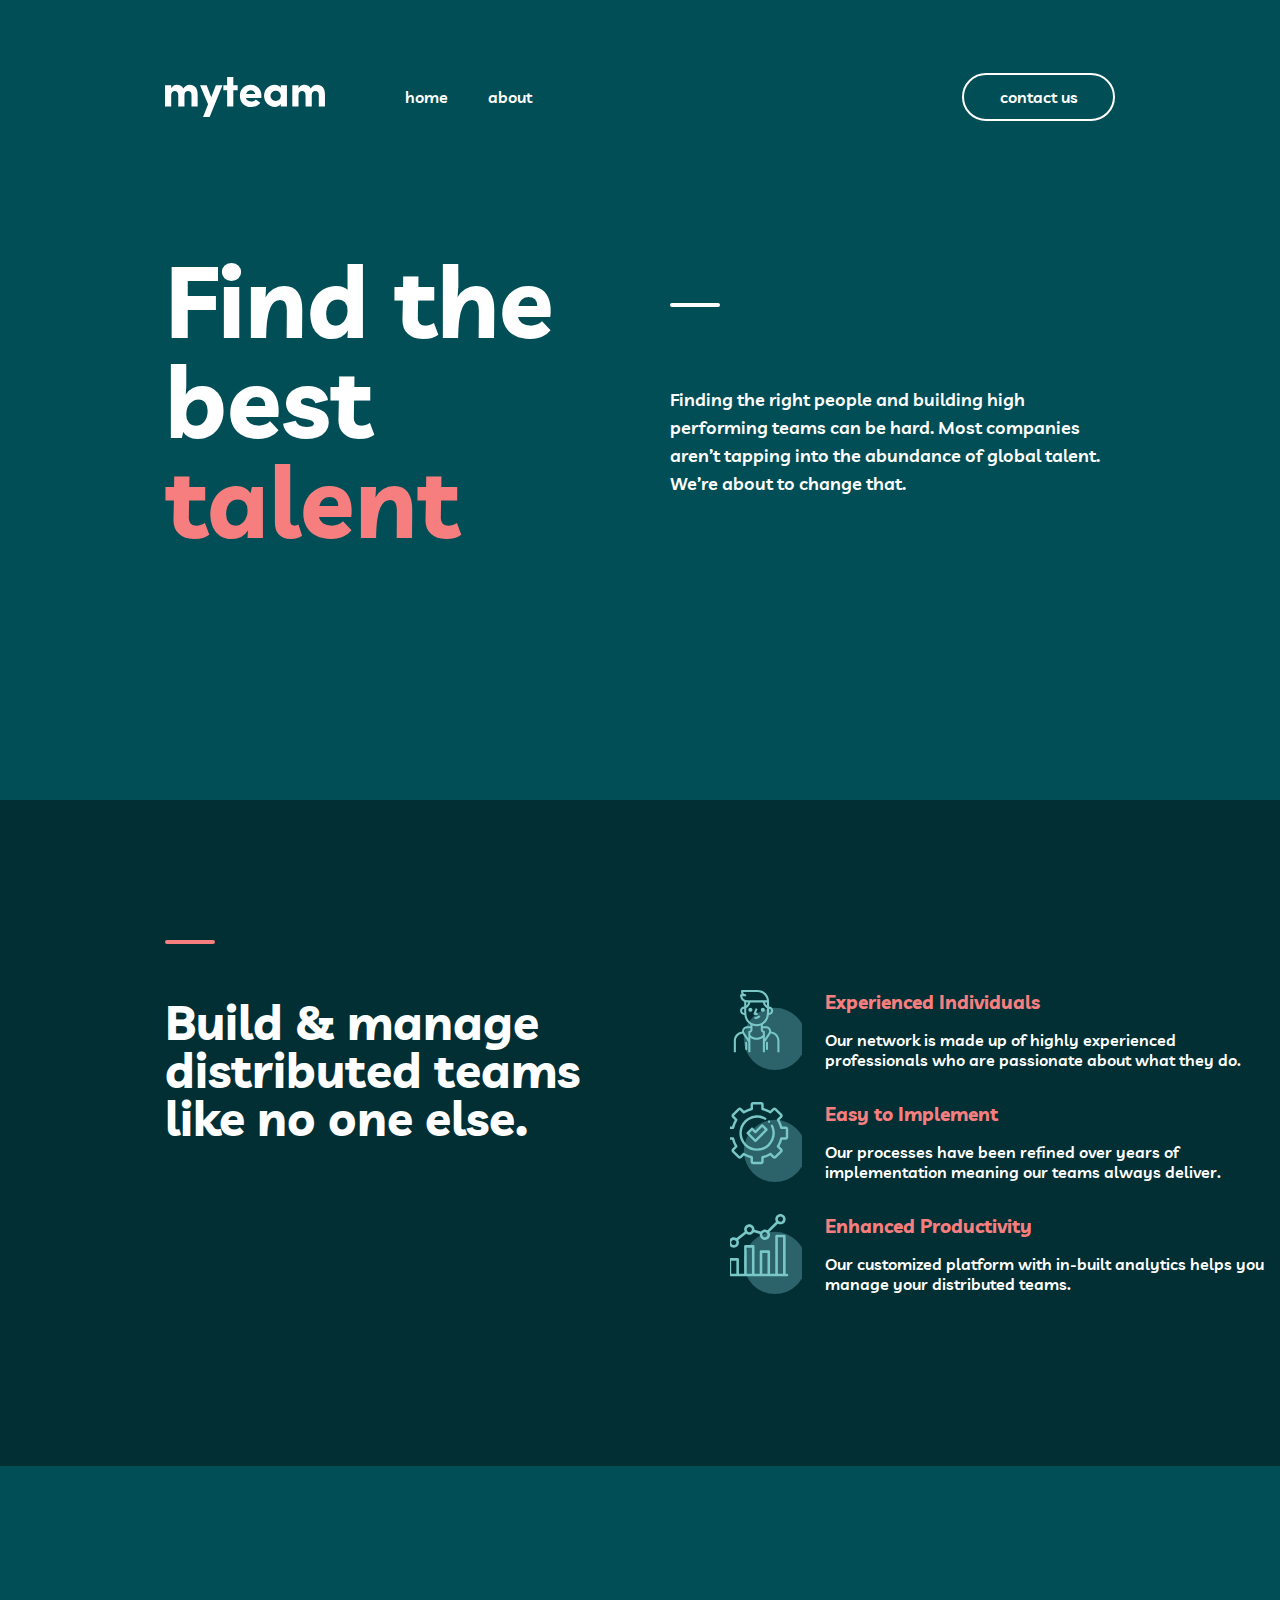
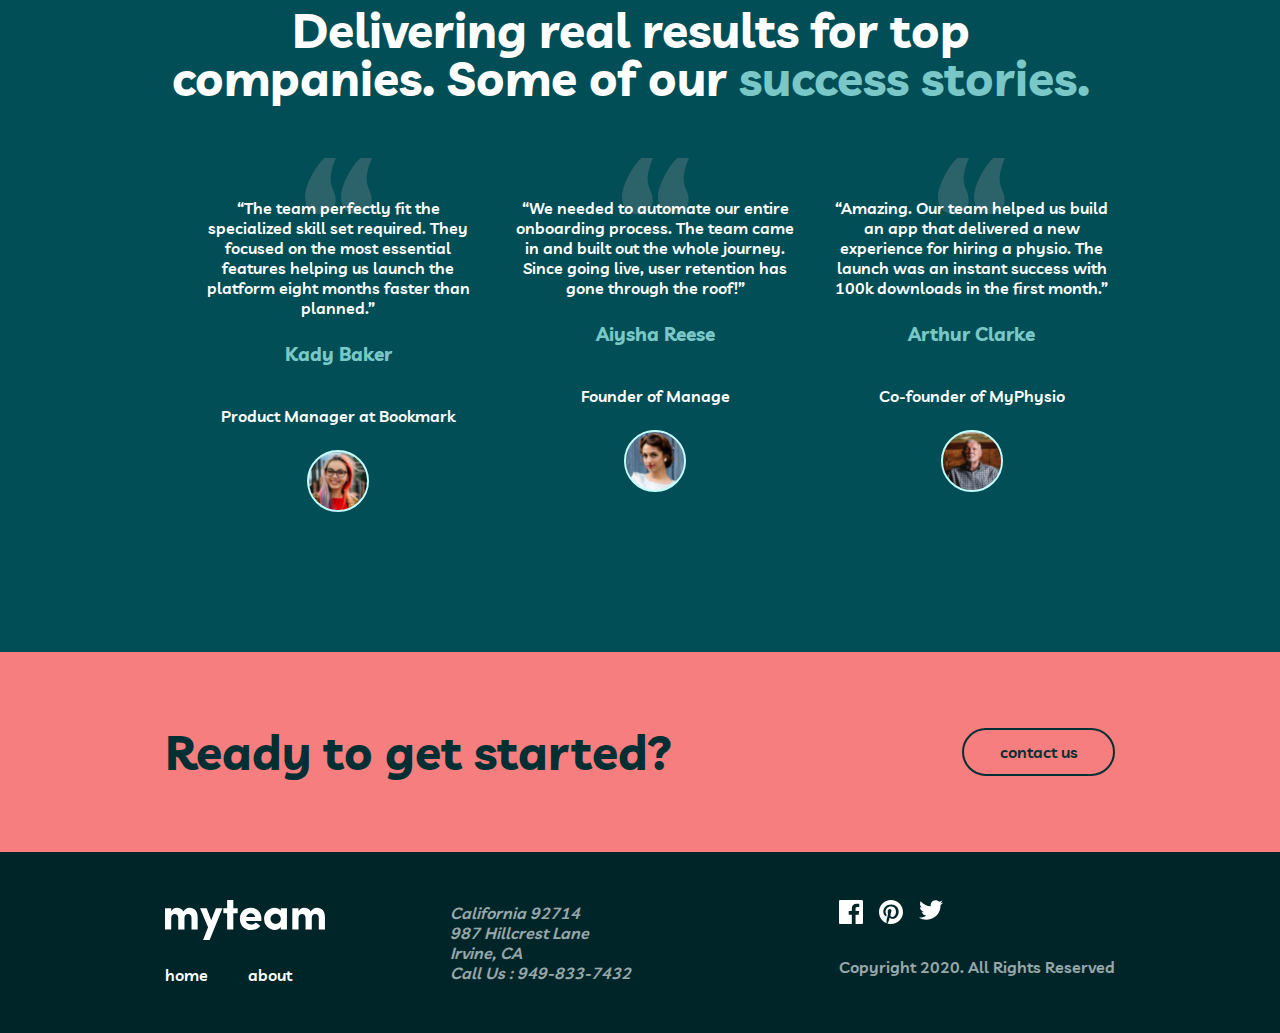
<file: index.html>
<!DOCTYPE html>
<html lang="en">
<head>
    <meta charset="UTF-8">
    <meta name="viewport" content="width=device-width, initial-scale=1.0">
    <title>my team multi page</title>
    <link rel="stylesheet" href="./css/global.css">
    <link rel="stylesheet" href="./css/home.css">
</head>
<body>
    <!--HEADER START-->
    <header class="header">
        <div class="header__wrapper container">
           <div class="header__wrapper-list">
            <a class="main__icon" href="./index.html"><img src="./img/global.img/myteam.svg" alt="my team logo"></a>
            <ul class="header__list">
                <li class="header__item"><a href="../index.html">home</a></li>
                <li class="header__item"><a href="./page/about.html">about</a></li>
            </ul>
           </div>
           <a class="btn headerbtn" href="./page/contact.html">contact us</a>
        </div>
        
    </header>
    <!--HEADER END-->

    <!--MAIN START-->
    
        <section class="hero">
            <div class="hero__wrapper container">
                <div class="left">
                    <h1 class="left__title">Find the best <span class="red-word">talent</span></h1>
                </div>
                <div class="right">
                    <div class="line heroline"></div>

                    <p class="right__description">Finding the right people and building high performing teams can be hard. Most companies aren’t tapping into the abundance of global talent. We’re about to change that.</p>
                    
            </div>
        </section>

        <section class="build">
            <div class="build__wrapper container">
                <div class="left__info">
                    <div class="line buildline"></div>
                    <h2 class="left__info-title">Build & manage distributed teams like no one else.</h2>
                </div>

                <div class="right__info">
                    <ul class="right__info-list">
                        <li class="right__info-item">
                            <img class="right__info-img" src="./img/home.img/icon-feature-experience.svg" alt="">
                            <div class="right__info-item-content">
                                <h3 class="right__info-title">Experienced Individuals</h3>
                                <p class="right__info-description">Our network is made up of highly experienced professionals who are passionate about what they do.</p>
                            </div>
                        </li>
                        <li class="right__info-item">
                            <img class="right__info-img" src="./img/home.img/icon-feature-implementation.svg" alt="">
                            <div>
                                <h3 class="right__info-title">Easy to Implement</h3>
                                <p class="right__info-description">Our processes have been refined over years of implementation meaning our teams always deliver.</p>
                            </div>
                        </li>
                        <li class="right__info-item">
                            <img class="right__info-img" src="./img/home.img/icon-feature-productivity.svg" alt="">
                            <div>
                                <h3 class="right__info-title">Enhanced Productivity</h3>
                                <p class="right__info-description">Our customized platform with in-built analytics helps you manage your distributed teams.</p>
                            </div>
                        </li>
                    </ul>
                </div>
            </div>
        </section>

        <section class="delivering">
            <div class="delivering__wrapper container">
                <h2 class="delivering__title">Delivering real results for top companies. Some of our <span class="green-word">success stories.</span></h2>
                <ul class="delivering__list">
                    <li class="delivering__item">
                        <img class="delivery__bg-img" src="./img/home.img/“.svg" alt="">
                        <p class="delivering__item-description"> “The team perfectly fit the specialized skill set required. They focused on the most essential features helping us launch the platform eight months faster than planned.”</p>
                        <h3 class="delivering__item-title">Kady Baker</h3>
                        <p class="delivering__item-description">Product Manager at Bookmark</p>
                        <img class="delivering__item-img" src="./img/home.img/kady.svg" alt="" height="62" width="62">
                    </li>
                    <li class="delivering__item">
                        <img class="delivery__bg-img" src="./img/home.img/“.svg" alt="">
                        <p class="delivering__item-description">“We needed to automate our entire onboarding process. The team came in and built out the whole journey. Since going live, user retention has gone through the roof!”</p>
                        <h3 class="delivering__item-title">Aiysha Reese</h3>
                        <p class="delivering__item-description">Founder of Manage</p>
                        <img class="delivering__item-img" src="./img/home.img/aisha.svg" alt=""height="62" width="62">
                    </li>
                    <li class="delivering__item">
                        <img class="delivery__bg-img" src="./img/home.img/“.svg" alt="">
                        <p class="delivering__item-description">“Amazing. Our team helped us build an app that delivered a new experience for hiring a physio. The launch was an instant success with 100k downloads in the first month.”</p>
                        <h3 class="delivering__item-title">Arthur Clarke</h3>
                        <p class="delivering__item-description">Co-founder of MyPhysio</p>
                        <img class="delivering__item-img" src="./img/home.img/arthur.svg" alt=""height="62" width="62">
                    </li>
                </ul>
            </div>
        </section>

        <section class="orange__box container">
            <h2 class="box__title">Ready to get started?</h2>
            <a class="btn boxtbn" href="./page/contact.html">contact us</a>
        </section>
    
    <!--MAIN START-->

    <!--FOOTER START-->
    <footer class="footer">
        <div class="footer__wrapper container">
            <div class="content__left">
                <div class="navbar">
                    <a href="./index.html"><img src="./img/global.img/myteam.svg" alt="my team logo"></a>
                    <ul class="footer__list">
                        <li class="footer__item"><a href="../index.html">home</a></li>
                        <li class="footer__item"><a href="./about.html">about</a></li>
                    </ul>
                </div>
    
                <div class="contacts">
                    <address>
                        <p class="adres">California 92714</p>
                        <p class="adres">987  Hillcrest Lane</p>
                        <p class="adres">Irvine, CA</p>
                        <a class="footer__tel" href="tel:9498337432">Call Us : 949-833-7432</a>
                    </address>
                </div>
            </div>
    
                <div class="social__links">
                    <ul class="social__list">
                        <li class="social__item"><a href="#"><img src="./img/global.img/icon-facebook.svg" alt="facebook"></a></li>
                        <li class="social__item"><a href="#"><img src="./img/global.img/icon-pinterest.svg" alt="pinterest"></a></li>
                        <li class="social__item"><a href="#"><img src="./img/global.img/icon-twitter.svg" alt="twiter"></a></li>
                    </ul>
                    <p class="footer__text">Copyright 2020. All Rights Reserved</p>
                </div>
           
        </div>
        
    </footer>
    <!--FOOTER END-->
</body>
</html>
</file>
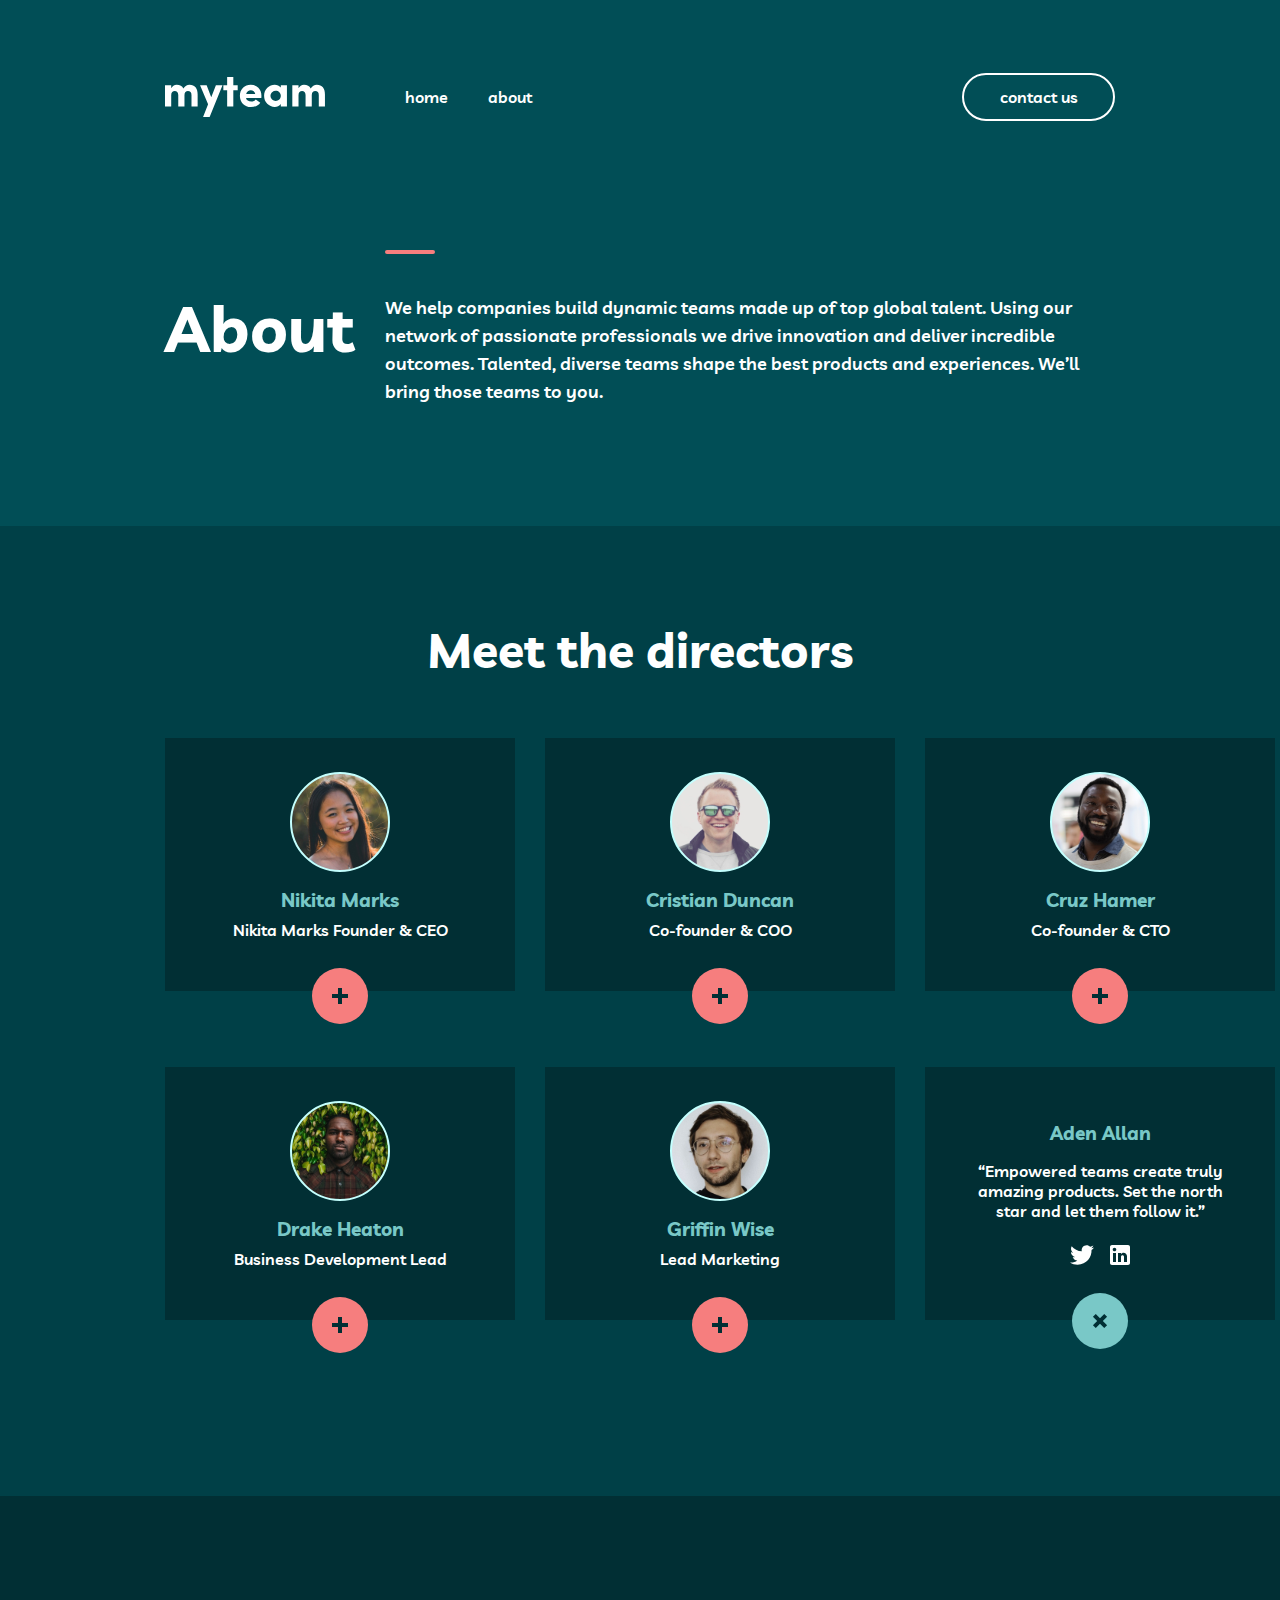
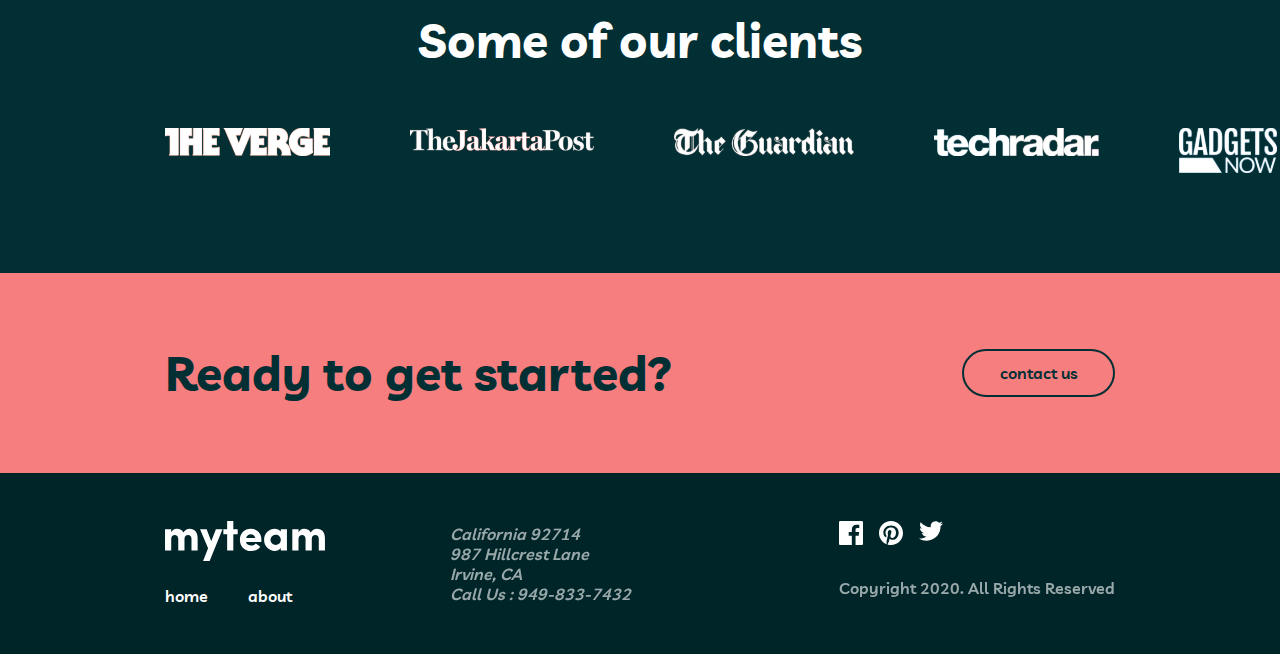
<file: page/about.html>
<!DOCTYPE html>
<html lang="en">
<head>
    <meta charset="UTF-8">
    <meta name="viewport" content="width=device-width, initial-scale=1.0">
    <title>my team multi page | About page</title>
    <link rel="stylesheet" href="../css/global.css">
    <link rel="stylesheet" href="../css/about.css">
</head>
<body>
    <!--HEADER START-->
    <header class="header">
        <div class="header__wrapper container">
           <div class="header__wrapper-list">
            <a class="main__icon" href="../index.html"><img src="../img/global.img/myteam.svg" alt="my team logo"></a>
            <ul class="header__list">
                <li class="header__item"><a href="../index.html">home</a></li>
                <li class="header__item"><a href="./about.html">about</a></li>
            </ul>
           </div>
           <a class="btn headerbtn" href="./contact.html">contact us</a>
        </div>
        
    </header>
    <!--HEADER END-->

    <!--MAIN START-->
    <section class="about">
        <div class="about__wrapper container">
            <h2 class="about__title">About</h2>
            <div class="about__content">
                <div class="line aboutline"></div>
                <p class="about__description">We help companies build dynamic teams made up of top global talent. Using our network of passionate professionals we drive innovation and deliver incredible outcomes. Talented, diverse teams shape the best products and experiences. We’ll bring those teams to you.</p>
            </div>
        </div>
    </section>

    <section class="directors">
        <div class="directors__wrapper container">
            <h2 class="directors-title">Meet the directors</h2>
            <ul class="directors__list">
                <li class="directors__list-item">
                    <div class="directors__box">
                        <img src="../img/about.img/nikita.svg" alt="">
                        <h3 class="directors__box-title">Nikita Marks</h3>
                        <p class="directors__box-description"Founder & CEO>Nikita Marks
                            Founder & CEO</p>
                        <img class="directors__box-btn" src="../img/about.img/Group 13.svg" alt="">
                    </div>
                </li>
                <li class="directors__list-item">
                    <div class="directors__box">
                        <img src="../img/about.img/cristian.svg" alt="">
                        <h3 class="directors__box-title">Cristian Duncan</h3>
                        <p class="directors__box-description">Co-founder & COO</p>
                        <img class="directors__box-btn" src="../img/about.img/Group 13.svg" alt="">
                    </div>
                </li>
                <li class="directors__list-item">
                    <div class="directors__box">
                        <img src="../img/about.img/cruz.svg" alt="">
                        <h3 class="directors__box-title">Cruz Hamer</h3>
                        <p class="directors__box-description">Co-founder & CTO</p>
                        <img class="directors__box-btn" src="../img/about.img/Group 13.svg" alt="">
                    </div>
                </li>
            </ul>
            <ul class="directors__lists">
                <li class="directors__list-item">
                    <div class="directors__box">
                        <img src="../img/about.img/drake.svg" alt="">
                        <h3 class="directors__box-title">Drake Heaton</h3>
                        <p class="directors__box-description">Business Development Lead</p>
                        <img class="directors__box-btn" src="../img/about.img/Group 13.svg" alt="">
                    </div>
                </li>
                <li class="directors__list-item">
                    <div class="directors__box">
                        <img src="../img/about.img/griffin.svg" alt="">
                        <h3 class="directors__box-title">Griffin Wise</h3>
                        <p class="directors__box-description">Lead Marketing</p>
                        <img class="directors__box-btn" src="../img/about.img/Group 13.svg" alt="">
                    </div>
                </li>
                <li class="directors__list-item">
                    <div class="directors__box">
                       <h3 class="directors__box-title">Aden Allan</h3>
                       <p class="directors__box-descriptionI">“Empowered teams create truly amazing products. Set the north star and let them follow it.”</p>
                       <ul class="directors__soc">
                        <li>
                            <img src="../img/global.img/icon-twitter.svg" alt="">
                        </li>
                        <li>
                            <img src="../img/about.img/icon-linkedin.svg" alt="">
                        </li>
                       </ul>
                       <img class="directors__box-btn" src="../img/about.img/Group 13 (1).svg" alt="">
                    </div>
                </li>
            </ul>
        </div>
    </section>

    <section class="clients">
        <div class="clients__wrapper container">
            <h2 class="clients__title">Some of our clients</h2>
            <ul class="client__list">
                <li><img src="../img/about.img/the-verge.svg" alt=""></li>
                <li><img src="../img/about.img/the-jakarta-post.svg" alt=""></li>
                <li><img src="../img/about.img/the-guardian.svg" alt=""></li>
                <li><img src="../img/about.img/techradar.svg" alt=""></li>
                <li><img src="../img/about.img/gadgets-now.svg" alt=""></li>
            </ul>
        </div>

    </section>

        <section class="orange__box container">
            <h2 class="box__title">Ready to get started?</h2>
            <a class="btn boxtbn" href="./page/contact.html">contact us</a>
        </section>
   <!--MAIN START-->

    <!--FOOTER START-->
    <footer class="footer">
        <div class="footer__wrapper container">
            <div class="content__left">
                <div class="navbar">
                    <a href="../index.html"><img src="../img/global.img/myteam.svg" alt="my team logo"></a>
                    <ul class="footer__list">
                        <li class="footer__item"><a href="../index.html">home</a></li>
                        <li class="footer__item"><a href="./about.html">about</a></li>
                    </ul>
                </div>
    
                <div class="contacts">
                    <address>
                        <p class="adres">California 92714</p>
                        <p class="adres">987  Hillcrest Lane</p>
                        <p class="adres">Irvine, CA</p>
                        <a class="footer__tel" href="tel:9498337432">Call Us : 949-833-7432</a>
                    </address>
                </div>
            </div>
    
                <div class="social__links">
                    <ul class="social__list">
                        <li class="social__item"><a href="#"><img src="../img/global.img/icon-facebook.svg" alt="facebook"></a></li>
                        <li class="social__item"><a href="#"><img src="../img/global.img/icon-pinterest.svg" alt="pinterest"></a></li>
                        <li class="social__item"><a href="#"><img src="../img/global.img/icon-twitter.svg" alt="twiter"></a></li>
                    </ul>
                    <p class="footer__text">Copyright 2020. All Rights Reserved</p>
                </div>
           
        </div>
        
    </footer>
    <!--FOOTER END-->
</body>
</html>
</file>
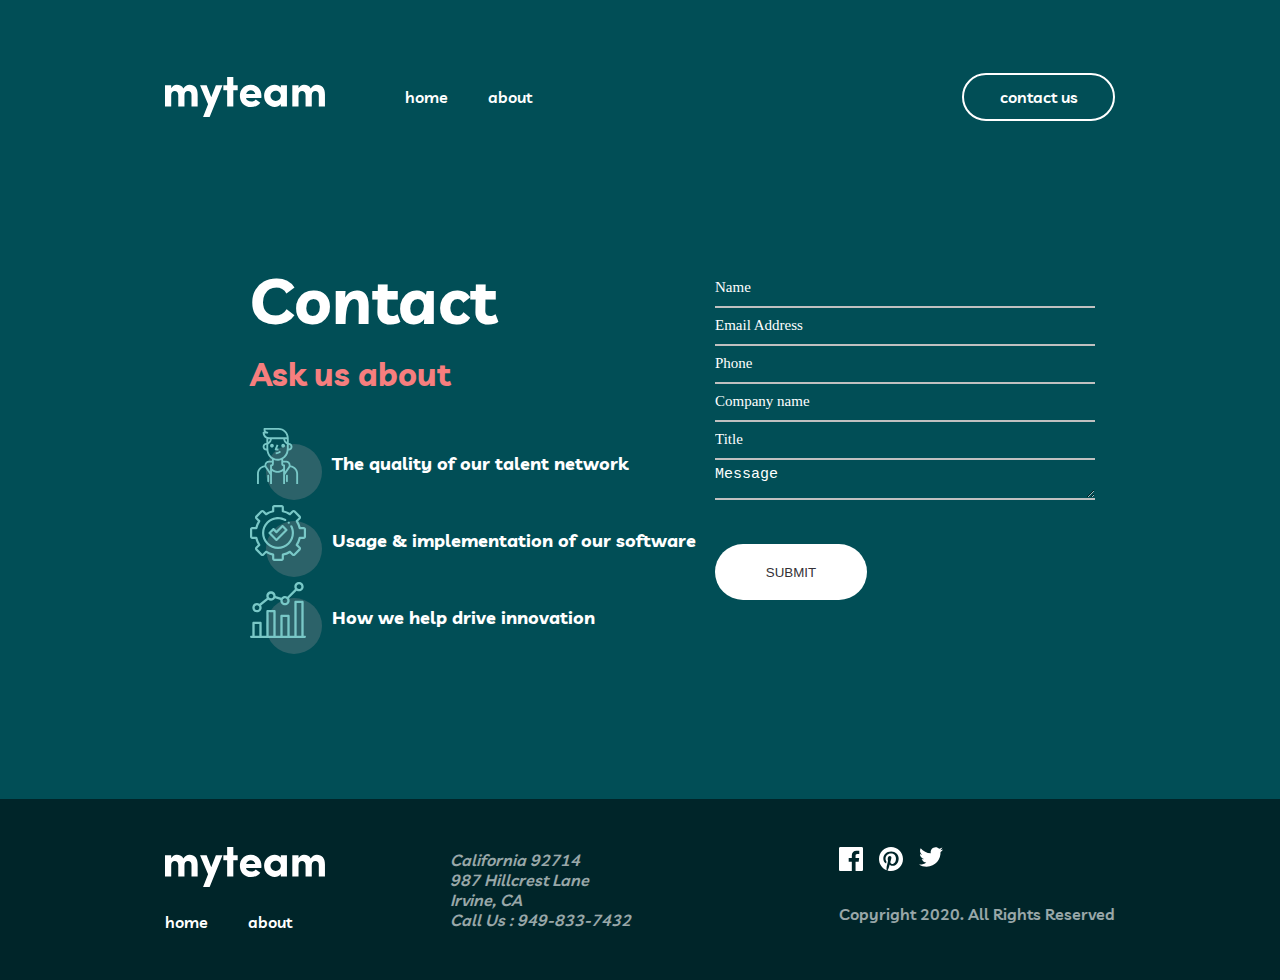
<file: page/contact.html>
<!DOCTYPE html>
<html lang="en">
<head>
    <meta charset="UTF-8">
    <meta name="viewport" content="width=device-width, initial-scale=1.0">
    <title>my team multi page | About page</title>
    <link rel="stylesheet" href="../css/global.css">
    <link rel="stylesheet" href="../css/contact.css">
</head>
<body>
    <!--HEADER START-->
    <header class="header">
        <div class="header__wrapper container">
           <div class="header__wrapper-list">
            <a class="main__icon" href="../index.html"><img src="../img/global.img/myteam.svg" alt="my team logo"></a>
            <ul class="header__list">
                <li class="header__item"><a href="../index.html">home</a></li>
                <li class="header__item"><a href="./about.html">about</a></li>
            </ul>
           </div>
           <a class="btn headerbtn" href="./contact.html">contact us</a>
        </div>
        
    </header>
    <!--HEADER END-->

    <!--MAIN START-->
    <main class="main">
        <div class="hero__section__container container">
            <div class="hero__contact">
                <h2 class="hero__contact-h2">Contact</h2>
                <div class="icons">
                    <h4 class="hero__contact-h4">Ask us about</h4>
                    <div class="block">
                        <img src="../img/home.img/icon-feature-experience.svg" alt="">
                        <h4 class="block-h4">The quality of our talent network</h4>
                    </div>
                    <div class="block">
                        <img src="../img/home.img/icon-feature-implementation.svg" alt="">
                        <h4 class="block-h4">Usage & implementation of our software</h4>
                    </div>
                    <div class="block">
                        <img src="../img/home.img/icon-feature-productivity.svg" alt="">
                        <h4 class="block-h4">How we help drive innovation</h4>
                    </div>
                </div>
            </div>
            <div class="hero__input__wrapper">
                <div class="hero__input__wrapper-data">
                    <input type="text" placeholder="Name"> <br>
                    <!-- <label>Name</label><br> --> 
                    <input type="email" placeholder="Email Address"> <br>
                    <!-- <label>Email Address</label><br> -->
                    <input type="number" placeholder="Phone"><br>
                    <!-- <label>Phone</label> <br> -->
                    <input type="text" placeholder="Company name"><br>
                    <input type="text" placeholder="Title"><br>
                    <textarea placeholder="Message"></textarea><br>
                    <button class="hero__input__wrapper-btn">Submit</button>
                </div>
            </div>
        </div>
    </main>
    <!--MAIN START-->

    <!--FOOTER START-->
    <footer class="footer">
        <div class="footer__wrapper container">
            <div class="content__left">
                <div class="navbar">
                    <a href="../index.html"><img src="../img/global.img/myteam.svg" alt="my team logo"></a>
                    <ul class="footer__list">
                        <li class="footer__item"><a href="../index.html">home</a></li>
                        <li class="footer__item"><a href="./about.html">about</a></li>
                    </ul>
                </div>
    
                <div class="contacts">
                    <address>
                        <p class="adres">California 92714</p>
                        <p class="adres">987  Hillcrest Lane</p>
                        <p class="adres">Irvine, CA</p>
                        <a class="footer__tel" href="tel:9498337432">Call Us : 949-833-7432</a>
                    </address>
                </div>
            </div>
    
                <div class="social__links">
                    <ul class="social__list">
                        <li class="social__item"><a href="#"><img src="../img/global.img/icon-facebook.svg" alt="facebook"></a></li>
                        <li class="social__item"><a href="#"><img src="../img/global.img/icon-pinterest.svg" alt="pinterest"></a></li>
                        <li class="social__item"><a href="#"><img src="../img/global.img/icon-twitter.svg" alt="twiter"></a></li>
                    </ul>
                    <p class="footer__text">Copyright 2020. All Rights Reserved</p>
                </div>
           
        </div>
        
    </footer>
    <!--FOOTER END-->
</body>
</html>
</file>
<file: css/global.css>
@font-face {
    font-display: swap; 
    font-family: 'Livvic';
    font-style: normal;
    font-weight: 600;
    src: url('../fonts/livvic-v14-latin-600.woff2') format('woff2'); 
  }

  @font-face {
    font-display: swap; 
    font-family: 'Livvic';
    font-style: normal;
    font-weight: 700;
    src: url('../fonts/livvic-v14-latin-700.woff2') format('woff2'); 
  }


*{
    margin: 0;
    padding: 0;
    box-sizing: border-box;
}

ul,ol{
    list-style: none;
}

a{
    text-decoration: none;
    color: #ffffff;
}

img{
    display: flex;
    object-fit: cover;
}

html{
    height: 100%;
    scroll-behavior: smooth;
}

body{
    height: 100%;
    font-family: 'Livvic';
    font-weight: 600;
    background-color:  #014E56;
    color: #ffffff;
}

.container{
    width: 100%;
    max-width: 1440px;
    margin-left: auto;
    margin-right: auto;
    padding-left: 165px;
    padding-right: 165px;
   
}

/*HEDER START*/

.header {
    background-color: #014E56;
    margin-top: 73px;
    margin-bottom: 129px;
}
.header__wrapper {
    display: flex;
    align-items: center;
    justify-content: space-between;
}
.header__wrapper-list {
    display: flex;
gap: 80px;
    
}
.main__icon {   
}
.header__list {
    display: flex;
    gap: 40px;
    align-items: center;

}
.header__item {
}
.btn {
    display: flex;
    align-items: center;
    justify-content: center;
    color: #ffffff;
    border: 2px solid #ffffff;
    border-radius: 45px;
    width: 153px;
    height: 48px;
}
.headerbtn:active{
background-color: #ffffff;
color: #014E56;
}
/*HEADER END*/


/*orange box*/
.orange__box {
    display: flex;
    justify-content: space-between;
    align-items: center;
    
    height: 200px;
    background-color: 
    #F67E7E;
}
.box__title {
    font-weight: 700;
    font-size: 48px;
    line-height: 48px;
    color: #012F34;
}
.btn {
}
.boxtbn {
    border: 2px solid #012F34;
    color: #012F34;
}
.boxtbn:active{
    background-color: #002529;
    color: #ffffff;
}




/*FOOTER START*/
.footer {
    background-color: #002529;
    padding-top: 48px;
    padding-bottom: 48px;
}
.footer__wrapper {
    display: flex;
    justify-content: space-between;
}
.navbar {
    margin-right: 125px;
}
.footer__list {
    text-align: center;
    display: flex;
    gap: 40px;
    margin-top: 25px;
}
.footer__item {
}
.contacts {
    display: flex;
    flex-direction: column;
    align-items: center;
    justify-content: center;
    opacity: 0.6;
}
.adres {
}
.footer__tel {
    color: #ffffff;
}
.footer__tel:hover{
    color: aqua;
}
.social__links {
}
.social__list {
    display: flex;
    gap: 16px;
}
.social__item {
}
.footer__text{
    margin-top: 33px;
    opacity: 0.6;
}
.content__left{
    display: flex;
}
/*FOOTER END*/

.line {
    border-radius: 15px;
    background-color: #ffffff;
    width: 50px;
    height: 4px;
}
</file>
<file: css/home.css>
.hero {
    margin-bottom: 250px;
}
.hero__wrapper {
    display: flex;
    position: relative;
}
.left {
    display: flex;
    align-items: center;
    justify-content: center;
}
.left__title {
    font-weight: 700;
    font-size: 100px;
    line-height: 100px;
}
.red-word {
    color: #F67E7E;
}
.right {
    display: flex;
    flex-direction: column;
    align-items: center;
    justify-content: center;
}

.right__description {
    width: 445px;
    font-size: 18px;
    line-height: 28px;
    
}
.heroline{
    margin-right: auto;
    margin-bottom: 79px;
}

.hero__img-right{
   position: absolute;
   bottom: -50;
}

/*build*/

.build {
   padding-top: 140px;
    background-color: #012F34;
    padding-bottom: 140px;
}
.build__wrapper {
    display: flex;
    
}
.left__info {
    margin-right: 120px;
}

.buildline {
    background-color: #F67E7E;
    
}
.left__info-title {
margin-top: 54px;
    width: 445px;
    font-weight: 700;
    font-size: 48px;
    line-height: 48px;
    margin-bottom: 70px;
}
.right__info {
}
.right__info-list {
margin-top: 50px;
}
.right__info-item {
    display: flex;
    margin-bottom: 32px;

    
}
.right__info-img {
    margin-right: 23px;
    
}
.right__info-title {
    color: #F67E7E;
    margin-bottom: 16px;
}
.right__info-description {
    width: 445px;
}

/* DELIVIRING*/

.delivering {
    margin-bottom: 140px;
    margin-top: 140px;
}
.delivering__wrapper {
    display: flex;
    flex-direction: column;
}
.container {
}
.delivering__title {
    text-align: center;
    width: 932px;
    font-weight: 700;
    font-size: 48px;
    line-height: 48px;
    margin-bottom: 56px;
}
.green-word {
    color: #79C8C7;
}
.delivering__list {
    display: flex;
}
.delivering__item {
    display: flex;
    flex-direction: column;
    align-items: center;
    width: 350px;
    margin-left: 30px;

}
.delivering__item-description {
    position: relative;
    margin-bottom: 24px;
    text-align: center;
    margin-top: 40px;
}
.delivering__item-title {
    color: #79C8C7;
}
.delivering__item-img {
}
.delivery__bg-img{
    position: absolute;
    z-index: -1;
    bottom: 30;
}
</file>
<file: css/about.css>
.about {
    padding-bottom: 60px;
    margin-bottom: 60px;
}
.about__wrapper {
    display: flex;
    align-items: center;
    
}
.about__title {
    font-weight: 700;
    font-size: 64px;
    line-height: 100px;
    width: 350px;
    margin-right: 30px;
}
.about__content {
    font-size: 18px;
    line-height: 28px;
}
.line {
}
.aboutline {
    background-color: #F67E7E;
    margin-bottom: 40px;
}
.about__description {
    width: 730px;
}


.directors {
    
    background-color: #004047;
  
    padding-bottom: 100px;
}
.directors__wrapper {
    
}
.directors-title{
    text-align: center;
    font-weight: 700;
    font-size: 48px;
    line-height: 48px;
    margin-bottom: 64px;
    padding-top: 100px;
}
.directors__list {
    display: flex;
}
.directors__lists {
    display: flex;
}
.directors__list-item{
    margin-right: 30px;
    margin-bottom: 76px;
    
}
.directors__box {
    width: 350px;
    height: 253px;
    background-color: #012F34;
    display: flex;
    align-items: center;
    justify-content: center;
    flex-direction: column;
}
.directors__box-title {
    color: 
    #79C8C7;
    margin-top: 16px;
    margin-bottom: 8px;
}
.directors__box-description {
    margin-bottom: 28px;
}
.directors__box-btn {
    margin-bottom: -67px;
}
.directors__box-descriptionI{
    text-align: center;
    margin-bottom: 24px;
    margin-top: 8px;
    width: 254px;
}
.directors__soc{
    display: flex;
    gap: 16px;
    margin-bottom: 28px;
}

.clients {
    background-color: 
#012F34;
}
.clients__wrapper {
}
.container {
}
.clients__title {
    padding-top: 120px;
    text-align: center;
    font-weight: 700;
    font-size: 48px;
    line-height: 48px;
    margin-bottom: 64px;
}
.client__list {
    display: flex;
    gap: 80px;
    
    padding-bottom: 100px;
}
</file>
<file: css/contact.css>
.hero__input__wrapper{
    width: 380px;
    height: 371px;
    margin-top: 20px;
}
.hero__input__wrapper-data{
    height: 40px;
    width: 100%;
    position: relative;
}
.hero__input__wrapper-data input{
    width: 380px;
    height: 38px;
    border: none;
    font-size: 17px;
    background-color: transparent;
    border-bottom: 2px solid silver;
    
}
.hero__input__wrapper-data input:focus ~{
    transform: translateY(-20px);
    font-size: 15px;
    border: none;
    color: grey; 
}
.hero__input__wrapper-data input::placeholder{
    position: absolute;
    bottom: 10px;
   
    transition: all 0.3s ease;
   
    color: #FFF;
    font-family: Jost;
    font-size: 15px;
    font-weight: 500;
    line-height: 26px;
    margin-top: 25px;
}
.hero__input__wrapper-data textarea{
    height: 100%;
    width: 100%;
    border: none;
    font-size: 17px;
    background-color: #014E56;
    border-bottom: 2px solid silver;
}
.hero__input__wrapper-data textarea::placeholder{
    position: absolute;
    bottom: 10px;
    transition:  0.3s ;
    color: #FFF;
    font-size: 15px;
    font-weight: 500;
    line-height: 26px; 
    margin-top: 25px;
}
.hero__input__wrapper-btn{
    width: 152px;
    height: 56px;
    border: none;
    border-radius: 45px;  
    background: #FFF;
    color: #333136;
    text-align: center;
    text-transform: uppercase;
    transition: all 0.5s;
    margin-top: 40px;
    
}
.hero__input__wrapper-btn:hover{
    background-color: transparent;
    color: #FFF;
    border: 1px solid #002529;
}

.hero__section__container {
    display: flex;
    margin-top: 100px;
    padding-right: 100px;
    max-width: 1110px;
    justify-content: space-between;
    margin-bottom: 140px;
}

.hero__contact-h2 {
    font-size: 64px;
    font-weight: 700;
    line-height: 100px;
    text-align: left;
    color: #FFFFFF;
}
.icons .hero__contact-h4 {
    margin-bottom: 30px;
    font-size: 32px;
    font-weight: 700;
    line-height: 48px;
    text-align: left;
    color: #F67E7E;
}

.block {
    display: flex;
    align-items: center;
    gap: 10px;
    margin-bottom: 5px;
}
.block-h4 {
    color: #FFFFFF;
    font-size: 18px;
    font-weight: 700;
    line-height: 28px;
    letter-spacing: 0px;
    text-align: left;
}
.block img{
    width: 72px;
    height: 72px;

}
</file>
